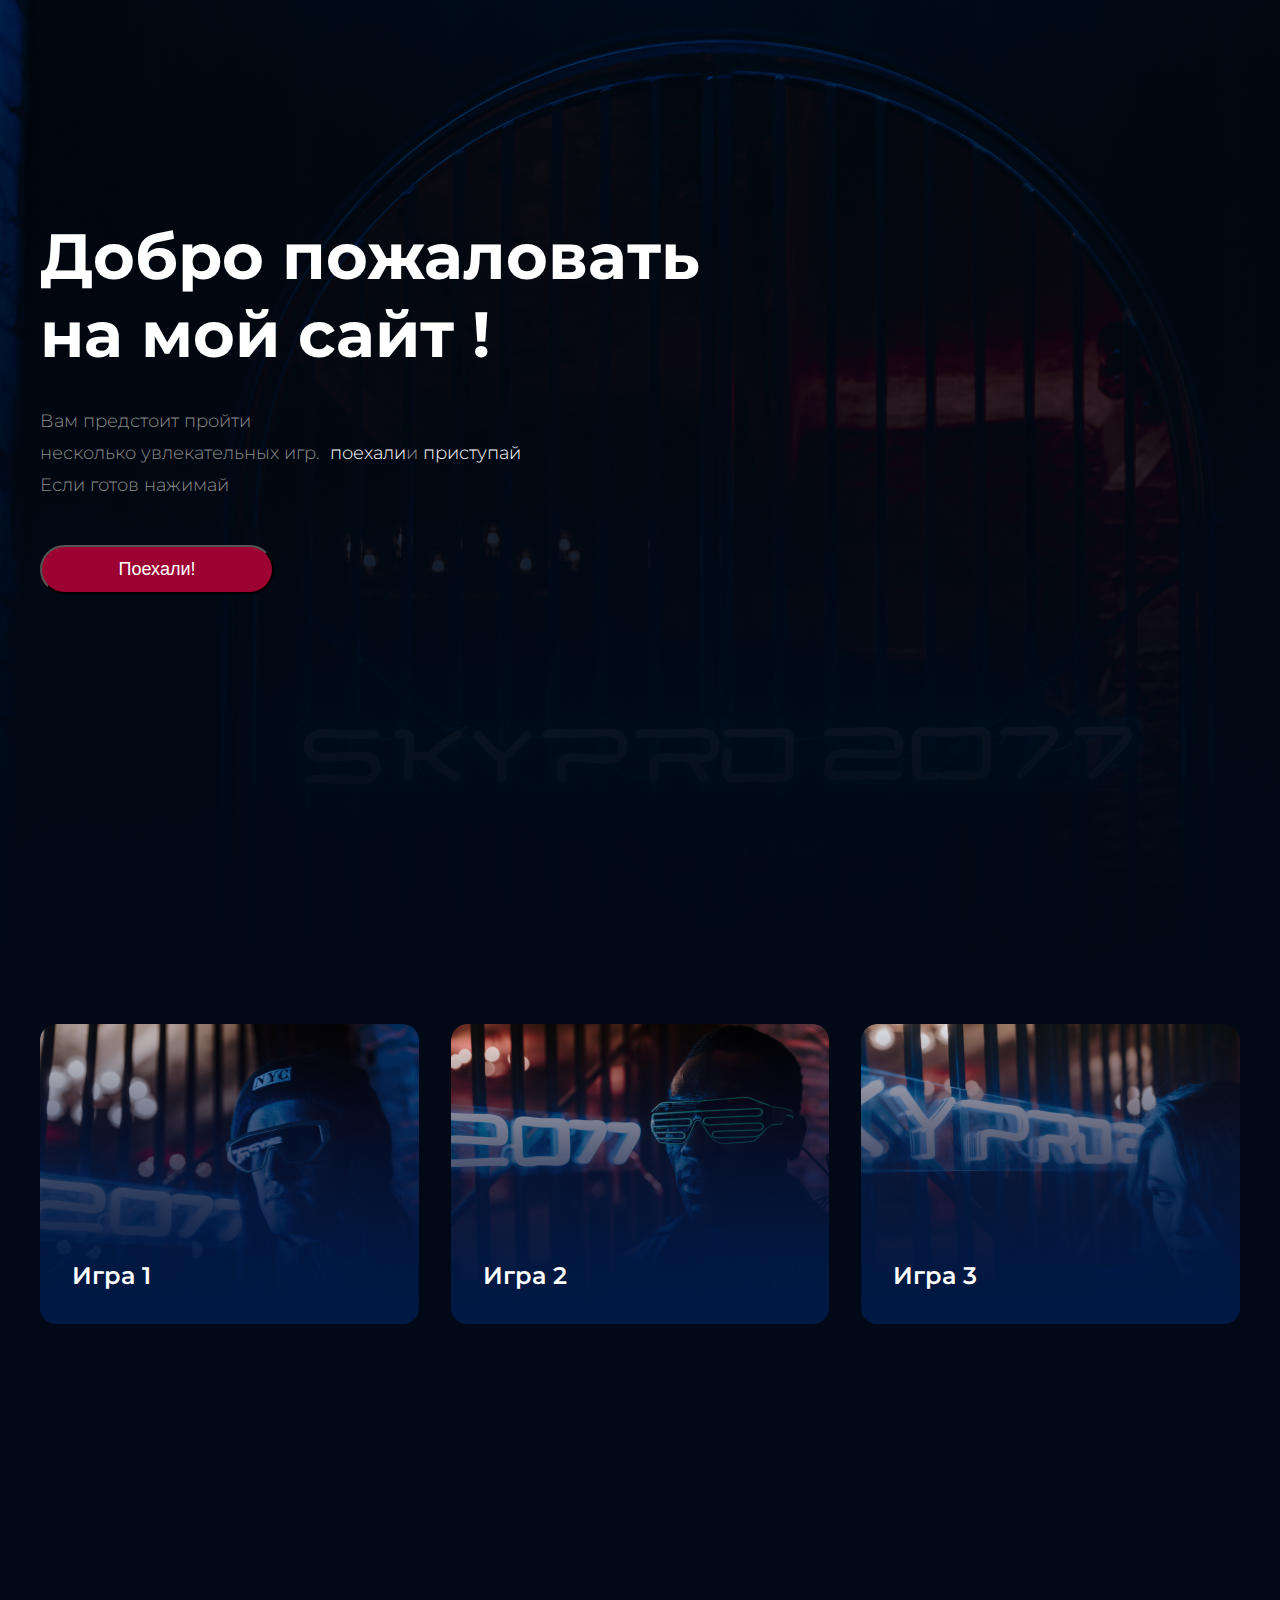
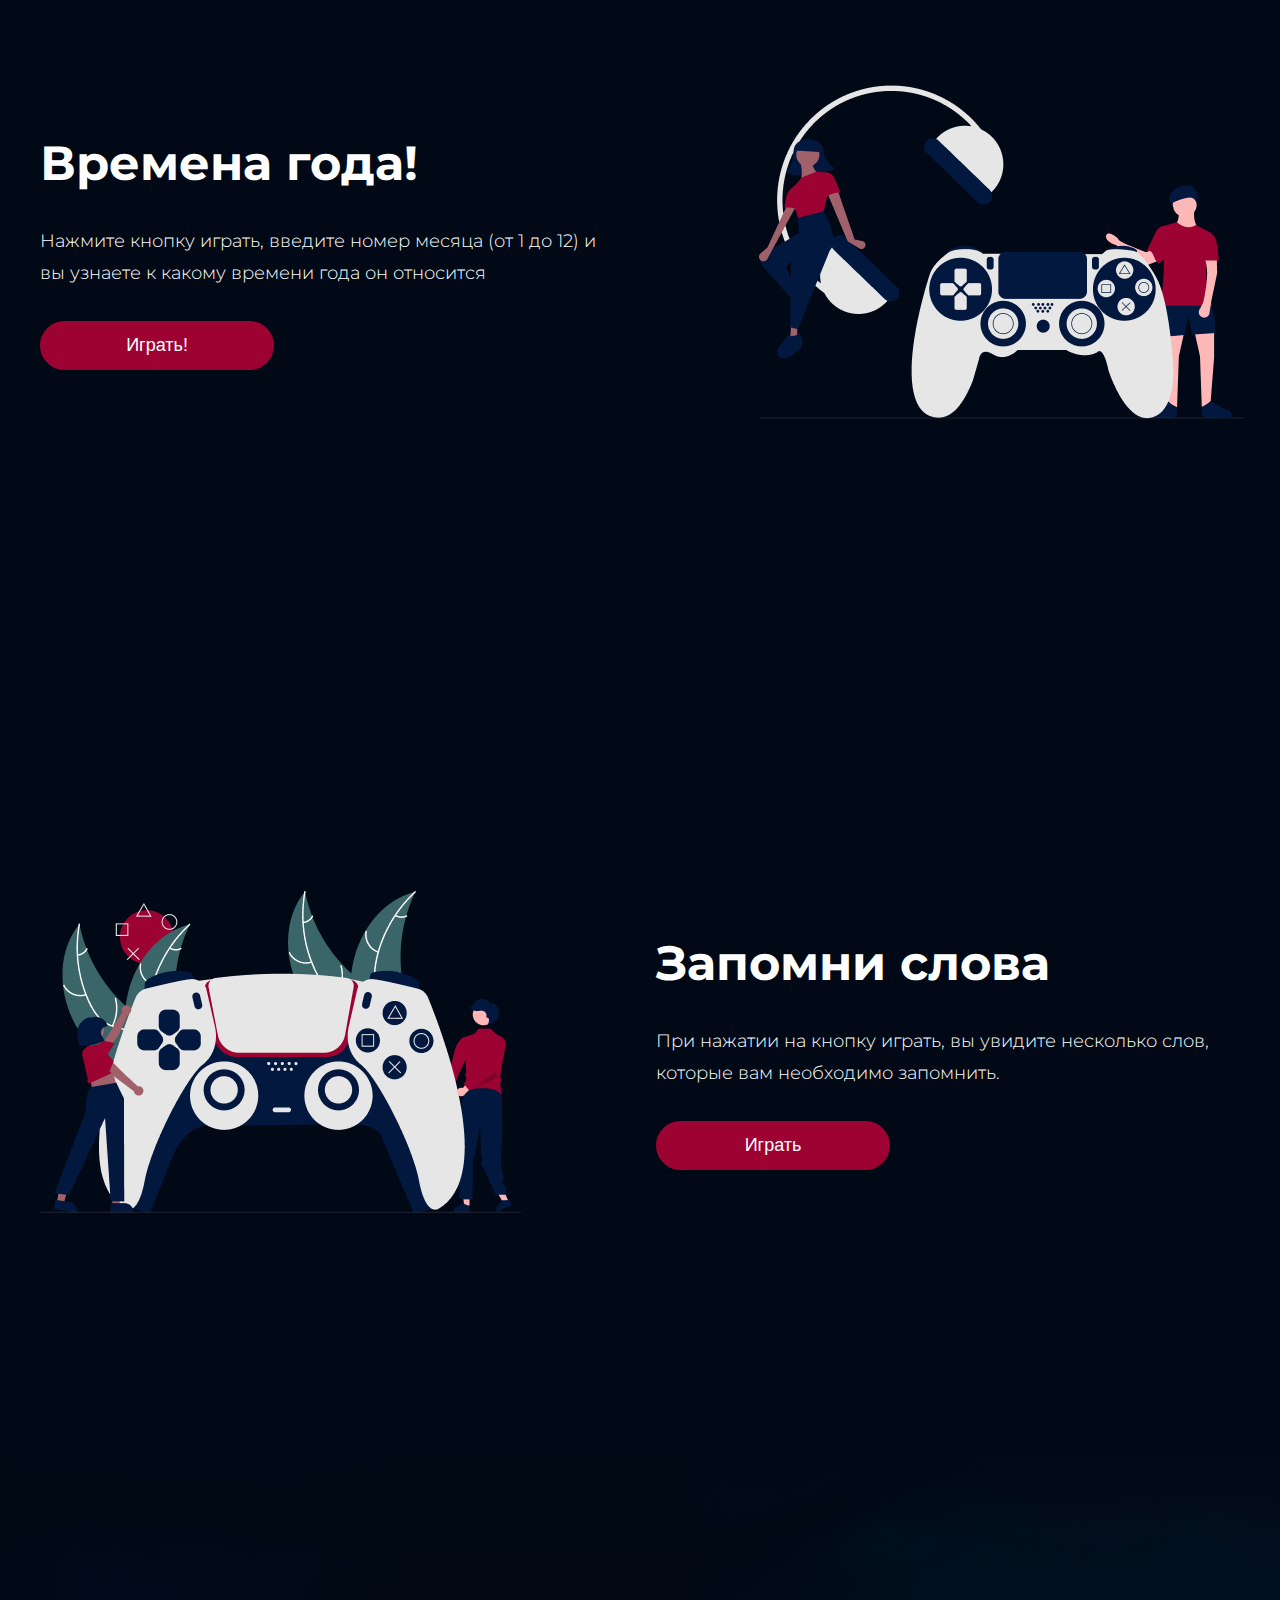
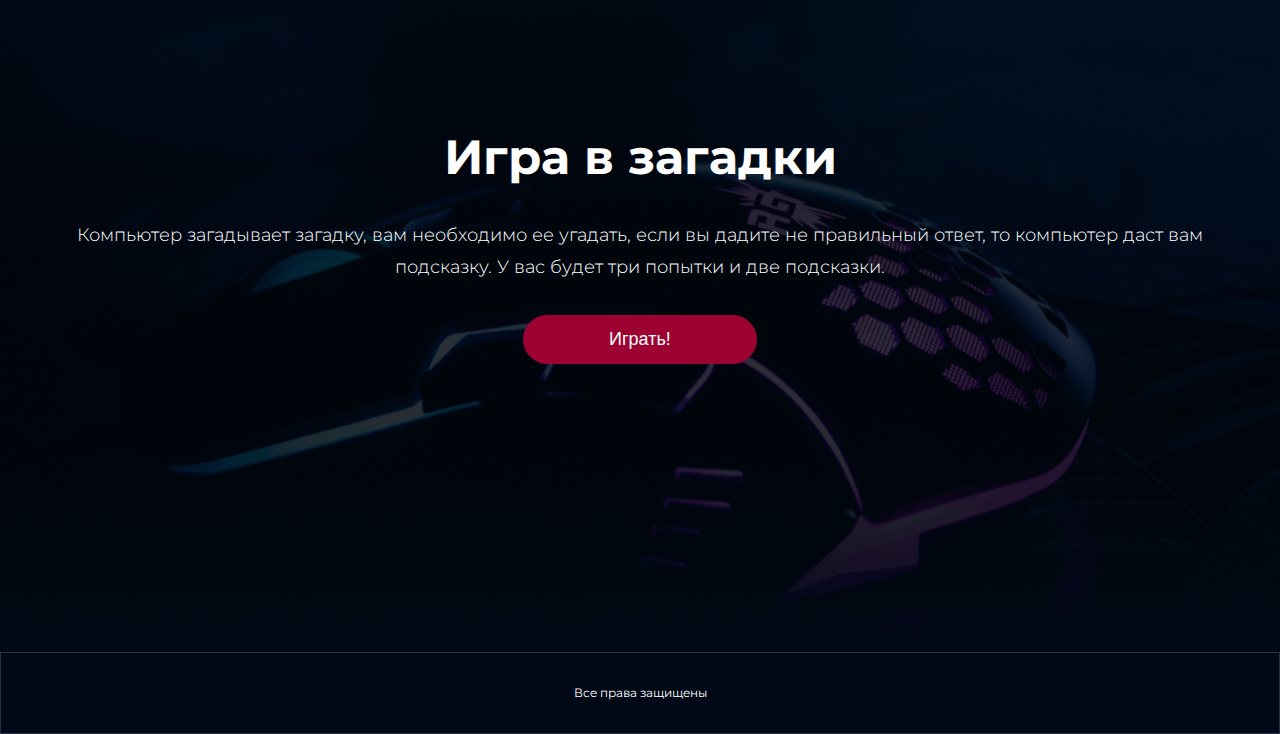
<file: index.html>
<!DOCTYPE html>
<html lang="en">
  <head>
    <meta charset="UTF-8" />
    <meta http-equiv="X-UA-Compatible" content="IE=edge" />
    <meta name="viewport" content="width=device-width, initial-scale=1.0" />
    <title>Document</title>
    <link rel="stylesheet" href="./style.css" />
    <link rel="preconnect" href="https://fonts.googleapis.com" />
    <link rel="preconnect" href="https://fonts.gstatic.com" crossorigin />
    <link
      href="https://fonts.googleapis.com/css2?family=Montserrat:wght@400;600;700&display=swap"
      rel="stylesheet"
    />
  </head>
  <body>
    <div class="top center">
      <div class="top-content">
        <h1 class="title-top-content">Добро пожаловать на мой сайт !</h1>
        <p class="text-top-content">
          Вам предстоит пройти несколько увлекательных игр. Если готов нажимай
          <a class="links-top-content" href="#">поехали</a>и&nbsp<a
            class="links-top-content"
            href="#"
            >приступай</a
          >
        </p>
        <button class="button-top-content">Поехали!</button>
      </div>
    </div>
    <div class="top-fon center">
      <div class="content-hw-two">
        <div class="hw-two-img-one">
          <a class="hw-two-links" href="#">Игра 1</a>
        </div>
        <div class="hw-two-img-two">
          <a class="hw-two-links" href="#">Игра 2</a>
        </div>
        <div class="hw-two-img-three">
          <a class="hw-two-links" href="#">Игра 3</a>
        </div>
      </div>
      <div class="hw-three">
        <div class="content-hw-three">
          <h1 class="title-hw-three">Времена года!</h1>
          <p class="text-hw-three">
            Нажмите кнопку играть, введите номер месяца (от 1 до 12) и вы
            узнаете к какому времени года он относится
          </p>
          <button class="button-hw-three"><a href="#">Играть!</a></button>
        </div>
        <img class="img-hw-three" src="./img/img-hw-3.png" alt="" />
      </div>
      <div class="hw-four">
        <img class="img-hw-four" src="./img/hw-four.png" alt="" />
        <div class="content-hw-four">
          <h1 class="title-hw-four">Запомни слова</h1>
          <p class="text-hw-four">
            При нажатии на кнопку играть, вы увидите несколько слов, которые вам
            необходимо запомнить.
          </p>
          <button onclick="startGame()" class="button-hw-three">
            <a href="#">Играть</a>
          </button>
        </div>
      </div>
    </div>
    <div class="hw-five">
      <h1 class="title-hw-five">Игра в загадки</h1>
      <p class="text-hw-five">
        Компьютер загадывает загадку, вам необходимо ее угадать, если вы дадите
        не правильный ответ, то компьютер даст вам подсказку. У вас будет три
        попытки и две подсказки.
      </p>
      <button class="button-hw-three"><a href="#">Играть!</a></button>
    </div>
    <footer class="footer">
      <p class="footer-text">Все права защищены</p>
    </footer>
    <script src="./game.js"></script>
  </body>
</html>
</file>
<file: style.css>
@charset "UTF-8";
* {
  margin: 0;
  padding: 0;
}

body {
  font-family: "Montserrat", sans-serif;
}

.center {
  padding-left: calc(50% - 600px);
  padding-right: calc(50% - 600px);
}

.top {
  width: 1200px;
  height: 1024px;
  background: linear-gradient(180deg, rgba(0, 0, 0, 0) -7.35%, #000915 100%), url(./img/fon-img.png);
}

.top-content {
  padding-top: 217px;
}

.title-top-content {
  font-style: normal;
  font-weight: 700;
  font-size: 64px;
  line-height: 78px;
  display: flex;
  align-items: center;
  color: #ffffff;
  width: 750px;
}

.text-top-content {
  font-style: normal;
  font-weight: 300;
  font-size: 18px;
  line-height: 32px;
  display: flex;
  align-items: center;
  color: #8e8c8c;
  width: 481px;
  padding-top: 32px;
}

.button-top-content {
  width: 234.06px;
  height: 48.6px;
  left: 120px;
  top: 482.11px;
  background: #9c0332;
  border-radius: 30px;
  font-style: normal;
  font-weight: 400;
  font-size: 18px;
  line-height: 22px;
  color: #ffffff;
  margin-top: 44px;
}

button:hover {
  background-color: #8e8c8c;
  transition: 1s;
}

.links-top-content {
  color: #ffffff;
  text-decoration: none;
}

.top-fon {
  background: #000915;
}

.content-hw-two {
  display: flex;
  gap: 32px;
  padding-bottom: 128px;
}

.hw-two-img-one {
  background: linear-gradient(180deg, rgba(39, 1, 15, 0) 0%, #001944 100%), url(./img/игра\ 1.png);
  width: 379px;
  height: 300px;
  left: 120px;
  top: 1152px;
  display: flex;
  align-items: flex-end;
  border-radius: 16px;
}

.hw-two-img-two {
  background: linear-gradient(180deg, rgba(39, 1, 15, 0) 0%, #001944 100%), url(./img/игра\ 2.png);
  width: 379px;
  height: 300px;
  left: 120px;
  top: 1152px;
  display: flex;
  align-items: flex-end;
  border-radius: 16px;
}

.hw-two-img-three {
  background: linear-gradient(180deg, rgba(39, 1, 15, 0) 0%, #001944 100%), url(./img/игра\ 3.png);
  width: 379px;
  height: 300px;
  left: 120px;
  top: 1152px;
  display: flex;
  align-items: flex-end;
  border-radius: 16px;
}

.hw-two-links {
  position: absolute;
  font-style: normal;
  font-weight: 600;
  font-size: 24px;
  line-height: 32px;
  color: #ffffff;
  text-decoration: none;
  margin: 32px 32px;
}

.hw-three {
  display: flex;
  padding-bottom: 233px;
}

.content-hw-three {
  padding-top: 282px;
}

.title-hw-three {
  font-style: normal;
  font-weight: 700;
  font-size: 48px;
  line-height: 59px;
  color: #ffffff;
}

.text-hw-three {
  font-style: normal;
  font-weight: 300;
  font-size: 18px;
  line-height: 32px;
  color: #ffffff;
  padding-top: 32px;
  width: 584px;
}

.button-hw-three {
  width: 234.06px;
  height: 48.6px;
  left: 0px;
  top: 187px;
  background: #9c0332;
  border-radius: 30px;
  margin-top: 32px;
  cursor: pointer;
  border: none;
}
.button-hw-three a {
  font-style: normal;
  font-weight: 400;
  font-size: 18px;
  line-height: 22px;
  color: #ffffff;
  text-decoration: none;
}

.img-hw-three {
  padding-top: 233px;
  padding-left: 135px;
}

.hw-four {
  display: flex;
  padding-bottom: 239px;
}
.hw-four .img-hw-four {
  padding-top: 239px;
}
.hw-four .content-hw-four {
  padding-left: 135px;
  padding-top: 282px;
}
.hw-four .title-hw-four {
  font-style: normal;
  font-weight: 700;
  font-size: 48px;
  line-height: 59px;
  display: flex;
  align-items: center;
  color: #ffffff;
}
.hw-four .text-hw-four {
  font-style: normal;
  font-weight: 300;
  font-size: 18px;
  line-height: 32px;
  display: flex;
  align-items: center;
  color: #ffffff;
  padding-top: 32px;
}

.hw-five {
  padding-top: 276px;
  padding-bottom: 288px;
  display: flex;
  flex-direction: column;
  align-items: center;
  background: linear-gradient(180deg, #000915 -50%, rgba(0, 0, 0, 0) 100%), linear-gradient(180deg, rgba(0, 0, 0, 0) 100%, #000915 100%), url(./img/hw-five.png), #000915;
}
.hw-five .title-hw-five {
  font-style: normal;
  font-weight: 700;
  font-size: 48px;
  line-height: 59px;
  display: flex;
  align-items: center;
  text-align: center;
  color: #ffffff;
}
.hw-five .text-hw-five {
  width: 1200px;
  font-style: normal;
  font-weight: 300;
  font-size: 18px;
  line-height: 32px;
  display: flex;
  align-items: center;
  text-align: center;
  color: #ffffff;
  padding-top: 32px;
}

.footer {
  height: 80px;
  background: #000915;
  border: 1px solid rgba(184, 212, 255, 0.2);
}
.footer .footer-text {
  font-style: normal;
  font-weight: 400;
  font-size: 12px;
  line-height: 15px;
  color: #ffffff;
  text-align: center;
  padding: 32px;
}

@media (max-width: 1250px) {
  .center {
    padding-left: calc(50% - 171.5px);
    padding-right: calc(50% - 171.5px);
  }
  .top {
    max-width: 343px;
  }
  .top-content {
    display: flex;
    flex-direction: column;
    align-items: center;
  }
  .title-top-content {
    font-size: 32px;
    line-height: 39px;
    width: 343px;
    height: 77.44px;
    text-align: center;
  }
  .text-top-content {
    font-size: 14px;
    line-height: 22px;
    width: 343px;
    height: 66px;
    text-align: center;
  }
  .content-hw-two {
    display: flex;
    flex-direction: column;
    margin-top: -105px;
  }
  .content-hw-two .hw-two-img-one {
    width: 343px;
    height: 300px;
  }
  .content-hw-two .hw-two-img-two {
    width: 343px;
    height: 300px;
  }
  .content-hw-two .hw-two-img-three {
    width: 343px;
    height: 300px;
  }
  .hw-three {
    display: flex;
    flex-direction: column;
  }
  .content-hw-three {
    display: flex;
    flex-direction: column;
    align-items: center;
    padding-top: 15px;
  }
  .content-hw-three .title-hw-three {
    display: contents;
    font-size: 32px;
    line-height: 39px;
    width: 243px;
    height: 39px;
  }
  .content-hw-three .text-hw-three {
    font-size: 14px;
    line-height: 22px;
    width: 343px;
    height: 66px;
    text-align: center;
  }
  .img-hw-three {
    padding-top: 64px;
    padding-left: 17px;
  }
  .hw-four {
    display: flex;
    flex-direction: column-reverse;
    margin-top: -425px;
  }
  .content-hw-four {
    display: grid;
    justify-content: end;
    justify-items: center;
  }
  .content-hw-four .text-hw-four {
    font-size: 14px;
    line-height: 22px;
    width: 343px;
    height: 66px;
    text-align: center;
    margin-top: 32px;
  }
  .content-hw-four .title-hw-four {
    font-size: 32px;
    line-height: 39px;
    width: 264px;
    height: 39px;
    text-align: center;
  }
  .img-hw-four {
    margin-top: -190px;
  }
  .hw-five {
    margin-top: -400px;
  }
}/*# sourceMappingURL=style.css.map */
</file>
